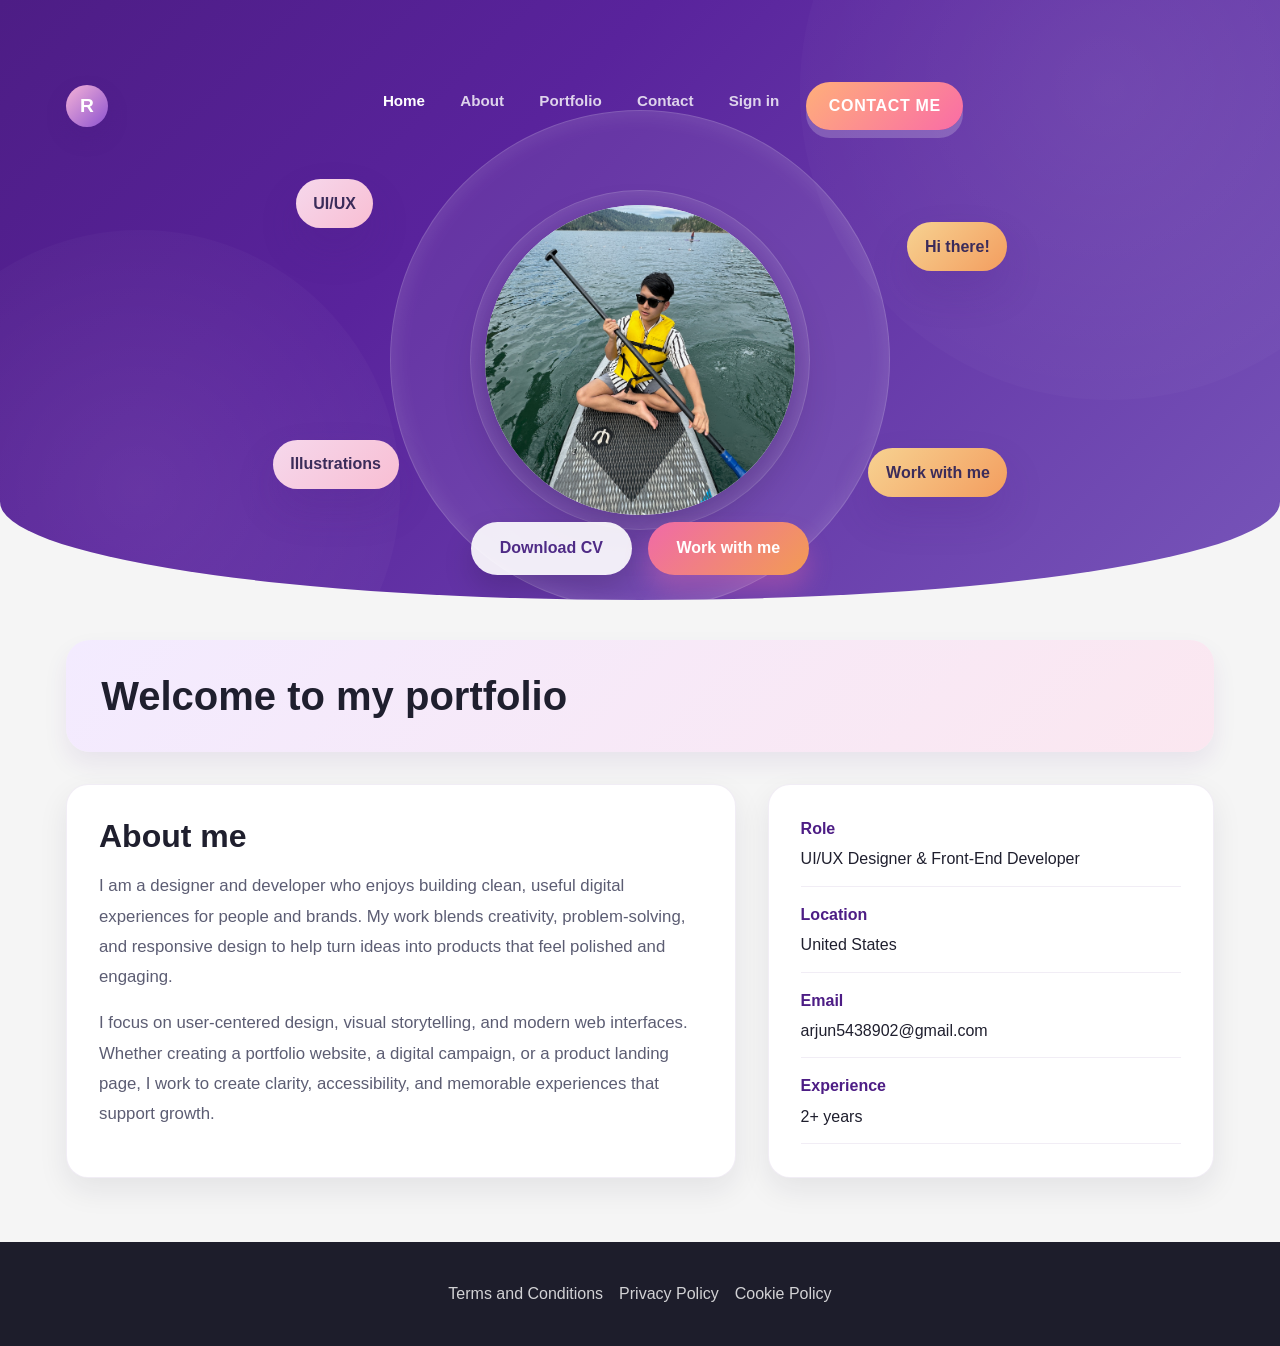
<file: index.html>
<!DOCTYPE html>
<html lang="en">
  <head>
    <meta charset="UTF-8" />
    <meta name="viewport" content="width=device-width, initial-scale=1.0" />
    <title>Portfolio | Home</title>
    <link href="https://cdn.jsdelivr.net/npm/bootstrap@5.3.3/dist/css/bootstrap.min.css" rel="stylesheet" />
    <link rel="stylesheet" href="assets/css/style.css" />
  </head>
  <body>
    <section class="hero-shell">
      <div class="container hero-stage">
        <nav class="navbar navbar-expand-lg px-0">
          <a class="navbar-brand d-flex align-items-center gap-2 text-white fw-bold" href="index.html">
            <span class="brand-mark">R</span>
          </a>
          <button class="navbar-toggler border-0" type="button" data-bs-toggle="collapse" data-bs-target="#siteNav">
            <span class="navbar-toggler-icon"></span>
          </button>
          <div class="collapse navbar-collapse justify-content-center" id="siteNav">
            <ul class="navbar-nav main-nav">
              <li class="nav-item"><a class="nav-link active" href="index.html">Home</a></li>
              <li class="nav-item"><a class="nav-link" href="about.html">About</a></li>
              <li class="nav-item"><a class="nav-link" href="portfolio.html">Portfolio</a></li>
              <li class="nav-item"><a class="nav-link" href="contact.html">Contact</a></li>
              <li class="nav-item"><a class="nav-link" href="#">Sign in</a></li>
              <li class="nav-item"><a class="btn btn-cta" href="#">Contact me</a></li>
            </ul>
          </div>
        </nav>

        <div class="hero-orbit">
          <div class="hero-ring"></div>
          <div class="hero-ring small"></div>

          <div class="hero-chip pink one">UI/UX</div>
          <div class="hero-chip orange two">Hi there!</div>
          <div class="hero-chip pink three">Illustrations</div>
          <div class="hero-chip orange four">Work with me</div>

          <div class="profile-card">
            <img src="IMG_0388.JPG" alt="My profile portrait" />
          </div>

          <div class="hero-actions">
            <button class="action-btn secondary">Download CV</button>
            <button class="action-btn">Work with me</button>
          </div>
        </div>
      </div>
    </section>

    <main class="section-wrap">
      <section class="page-header">
        <h1>Welcome to my portfolio</h1>
      </section>

      <section class="about-grid">
        <div class="card-panel about-text">
          <h2>About me</h2>
          <p class="lead-text">
            I am a designer and developer who enjoys building clean, useful digital experiences for people and brands. My work blends creativity, problem-solving, and responsive design to help turn ideas into products that feel polished and engaging.
          </p>
          <p class="lead-text">
            I focus on user-centered design, visual storytelling, and modern web interfaces. Whether creating a portfolio website, a digital campaign, or a product landing page, I work to create clarity, accessibility, and memorable experiences that support growth.
          </p>
        </div>

        <div class="card-panel info-card">
          <ul class="info-list">
            <li><strong>Role</strong><span>UI/UX Designer & Front-End Developer</span></li>
            <li><strong>Location</strong><span>United States</span></li>
            <li><strong>Email</strong><span>arjun5438902@gmail.com</span></li>
            <li><strong>Experience</strong><span>2+ years</span></li>
          </ul>
        </div>
      </section>
    </main>

    <footer>
      <div class="footer-inner text-center">
        <div class="footer-links">
          <a href="terms.html">Terms and Conditions</a>
          <a href="privacy.html">Privacy Policy</a>
          <a href="cookie.html">Cookie Policy</a>
        </div>
      </div>
    </footer>

    <script src="https://cdn.jsdelivr.net/npm/bootstrap@5.3.3/dist/js/bootstrap.bundle.min.js"></script>
  </body>
</html>
</file>
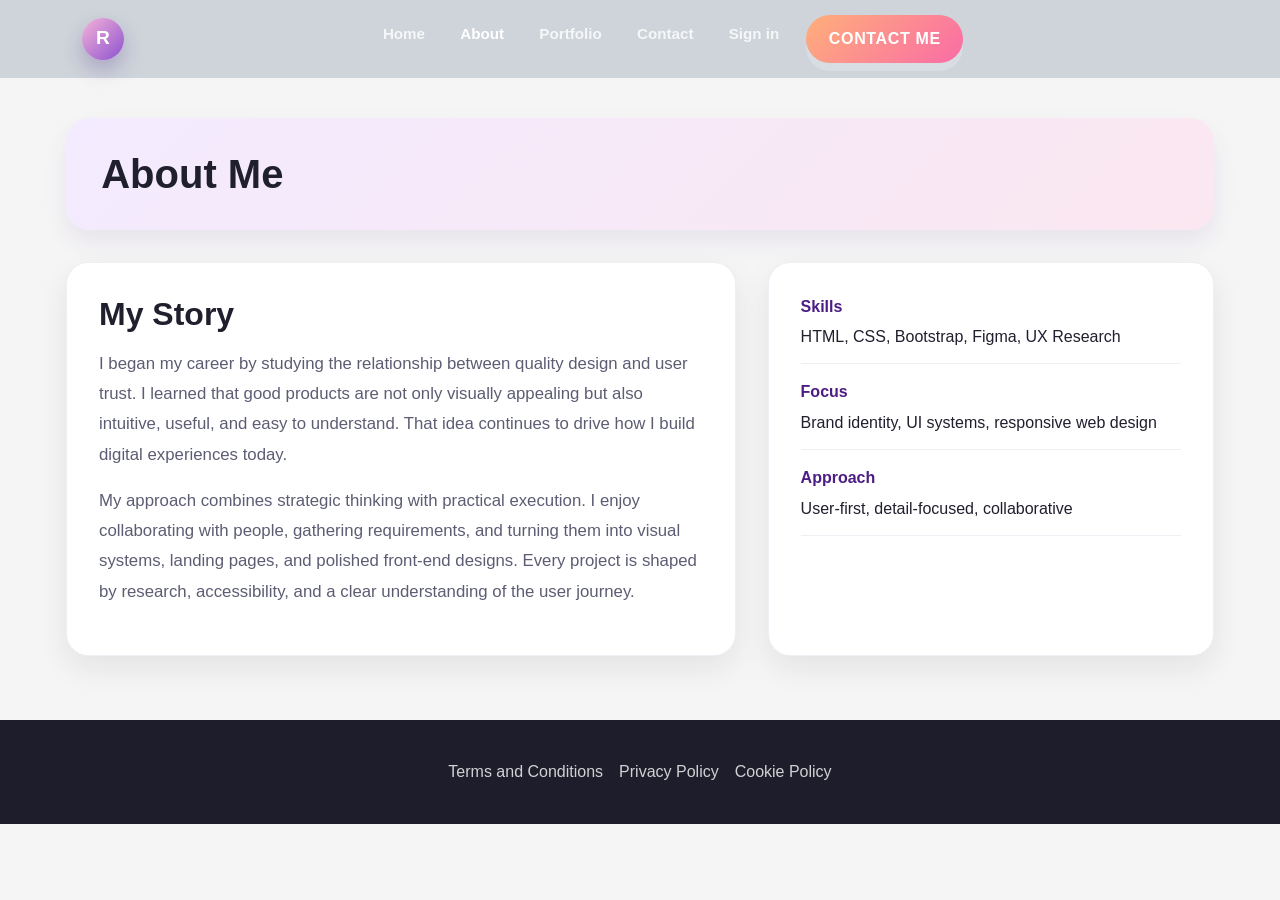
<file: about.html>
<!DOCTYPE html>
<html lang="en">
  <head>
    <meta charset="UTF-8" />
    <meta name="viewport" content="width=device-width, initial-scale=1.0" />
    <title>Portfolio | About</title>
    <link href="https://cdn.jsdelivr.net/npm/bootstrap@5.3.3/dist/css/bootstrap.min.css" rel="stylesheet" />
    <link rel="stylesheet" href="assets/css/style.css" />
  </head>
  <body>
    <nav class="navbar navbar-expand-lg bg-dark-subtle">
      <div class="container">
        <a class="navbar-brand d-flex align-items-center gap-2 fw-bold" href="index.html">
          <span class="brand-mark">R</span>
        </a>
        <button class="navbar-toggler" type="button" data-bs-toggle="collapse" data-bs-target="#siteNavAbout">
          <span class="navbar-toggler-icon"></span>
        </button>
        <div class="collapse navbar-collapse justify-content-center" id="siteNavAbout">
          <ul class="navbar-nav main-nav">
            <li class="nav-item"><a class="nav-link" href="index.html">Home</a></li>
            <li class="nav-item"><a class="nav-link active" href="about.html">About</a></li>
            <li class="nav-item"><a class="nav-link" href="portfolio.html">Portfolio</a></li>
            <li class="nav-item"><a class="nav-link" href="contact.html">Contact</a></li>
            <li class="nav-item"><a class="nav-link" href="#">Sign in</a></li>
            <li class="nav-item"><a class="btn btn-cta" href="#">Contact me</a></li>
          </ul>
        </div>
      </div>
    </nav>

    <main class="section-wrap">
      <section class="page-header">
        <h1>About Me</h1>
      </section>

      <section class="about-grid">
        <article class="card-panel about-text">
          <h2>My Story</h2>
          <p class="lead-text">
            I began my career by studying the relationship between quality design and user trust. I learned that good products are not only visually appealing but also intuitive, useful, and easy to understand. That idea continues to drive how I build digital experiences today.
          </p>
          <p class="lead-text">
            My approach combines strategic thinking with practical execution. I enjoy collaborating with people, gathering requirements, and turning them into visual systems, landing pages, and polished front-end designs. Every project is shaped by research, accessibility, and a clear understanding of the user journey.
          </p>
        </article>

        <aside class="card-panel info-card">
          <ul class="info-list">
            <li><strong>Skills</strong><span>HTML, CSS, Bootstrap, Figma, UX Research</span></li>
            <li><strong>Focus</strong><span>Brand identity, UI systems, responsive web design</span></li>
            <li><strong>Approach</strong><span>User-first, detail-focused, collaborative</span></li>
          </ul>
        </aside>
      </section>
    </main>

    <footer>
      <div class="footer-inner text-center">
        <div class="footer-links">
          <a href="terms.html">Terms and Conditions</a>
          <a href="privacy.html">Privacy Policy</a>
          <a href="cookie.html">Cookie Policy</a>
        </div>
      </div>
    </footer>

    <script src="https://cdn.jsdelivr.net/npm/bootstrap@5.3.3/dist/js/bootstrap.bundle.min.js"></script>
  </body>
</html>
</file>
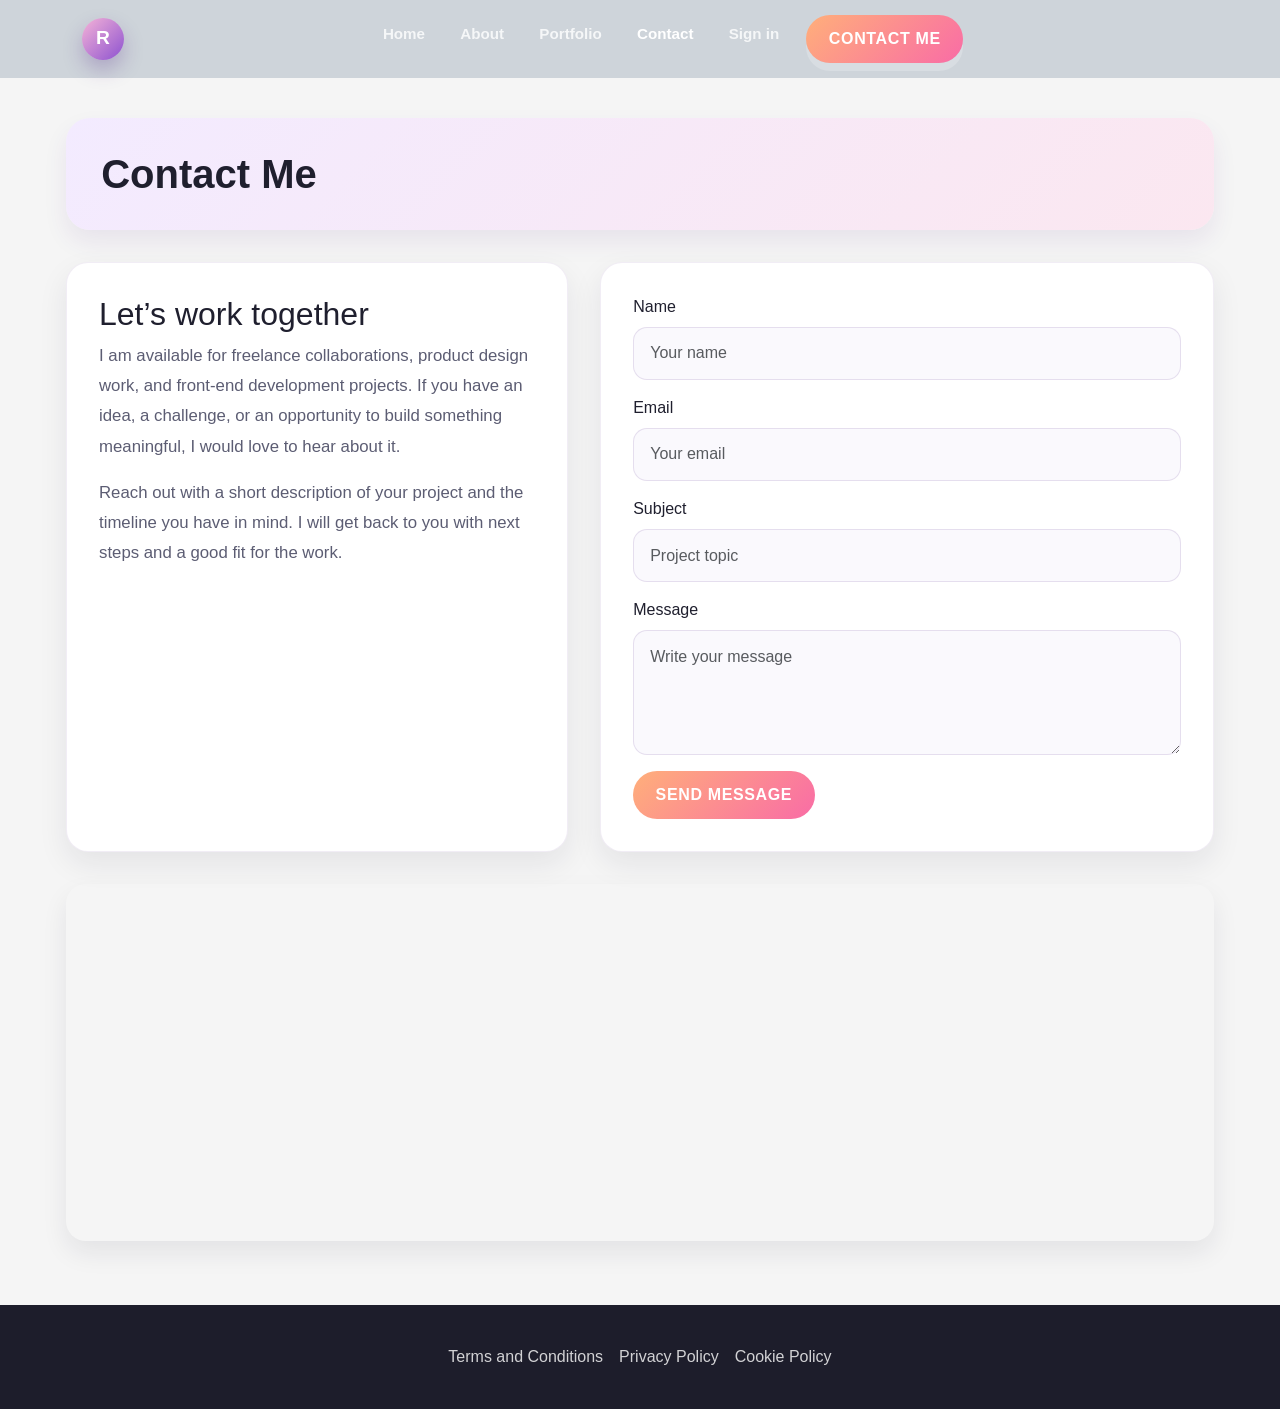
<file: contact.html>
<!DOCTYPE html>
<html lang="en">
  <head>
    <meta charset="UTF-8" />
    <meta name="viewport" content="width=device-width, initial-scale=1.0" />
    <title>Portfolio | Contact</title>
    <link href="https://cdn.jsdelivr.net/npm/bootstrap@5.3.3/dist/css/bootstrap.min.css" rel="stylesheet" />
    <link rel="stylesheet" href="assets/css/style.css" />
  </head>
  <body>
    <nav class="navbar navbar-expand-lg bg-dark-subtle">
      <div class="container">
        <a class="navbar-brand d-flex align-items-center gap-2 fw-bold" href="index.html">
          <span class="brand-mark">R</span>
        </a>
        <button class="navbar-toggler" type="button" data-bs-toggle="collapse" data-bs-target="#siteNavContact">
          <span class="navbar-toggler-icon"></span>
        </button>
        <div class="collapse navbar-collapse justify-content-center" id="siteNavContact">
          <ul class="navbar-nav main-nav">
            <li class="nav-item"><a class="nav-link" href="index.html">Home</a></li>
            <li class="nav-item"><a class="nav-link" href="about.html">About</a></li>
            <li class="nav-item"><a class="nav-link" href="portfolio.html">Portfolio</a></li>
            <li class="nav-item"><a class="nav-link active" href="contact.html">Contact</a></li>
            <li class="nav-item"><a class="nav-link" href="#">Sign in</a></li>
            <li class="nav-item"><a class="btn btn-cta" href="#">Contact me</a></li>
          </ul>
        </div>
      </div>
    </nav>

    <main class="section-wrap">
      <section class="page-header">
        <h1>Contact Me</h1>
      </section>

      <section class="contact-grid">
        <div class="card-panel contact-info">
          <h2>Let’s work together</h2>
          <p class="lead-text">
            I am available for freelance collaborations, product design work, and front-end development projects. If you have an idea, a challenge, or an opportunity to build something meaningful, I would love to hear about it.
          </p>
          <p class="lead-text">
            Reach out with a short description of your project and the timeline you have in mind. I will get back to you with next steps and a good fit for the work.
          </p>
        </div>

        <div class="card-panel contact-form">
          <form>
            <div class="mb-3">
              <label class="form-label">Name</label>
              <input type="text" class="form-control" placeholder="Your name" />
            </div>
            <div class="mb-3">
              <label class="form-label">Email</label>
              <input type="email" class="form-control" placeholder="Your email" />
            </div>
            <div class="mb-3">
              <label class="form-label">Subject</label>
              <input type="text" class="form-control" placeholder="Project topic" />
            </div>
            <div class="mb-3">
              <label class="form-label">Message</label>
              <textarea class="form-control" rows="4" placeholder="Write your message"></textarea>
            </div>
            <button type="submit" class="btn btn-cta">Send Message</button>
          </form>
        </div>
      </section>

      <section class="map-frame">
        <iframe
          src="https://www.google.com/maps?q=Moscow%2C%20Idaho&z=12&output=embed"
          width="100%"
          height="350"
          style="border:0;"
          allowfullscreen=""
          loading="lazy"
          referrerpolicy="no-referrer-when-downgrade"
        ></iframe>
      </section>
    </main>

    <footer>
      <div class="footer-inner text-center">
        <div class="footer-links">
          <a href="terms.html">Terms and Conditions</a>
          <a href="privacy.html">Privacy Policy</a>
          <a href="cookie.html">Cookie Policy</a>
        </div>
      </div>
    </footer>

    <script src="https://cdn.jsdelivr.net/npm/bootstrap@5.3.3/dist/js/bootstrap.bundle.min.js"></script>
  </body>
</html>
</file>
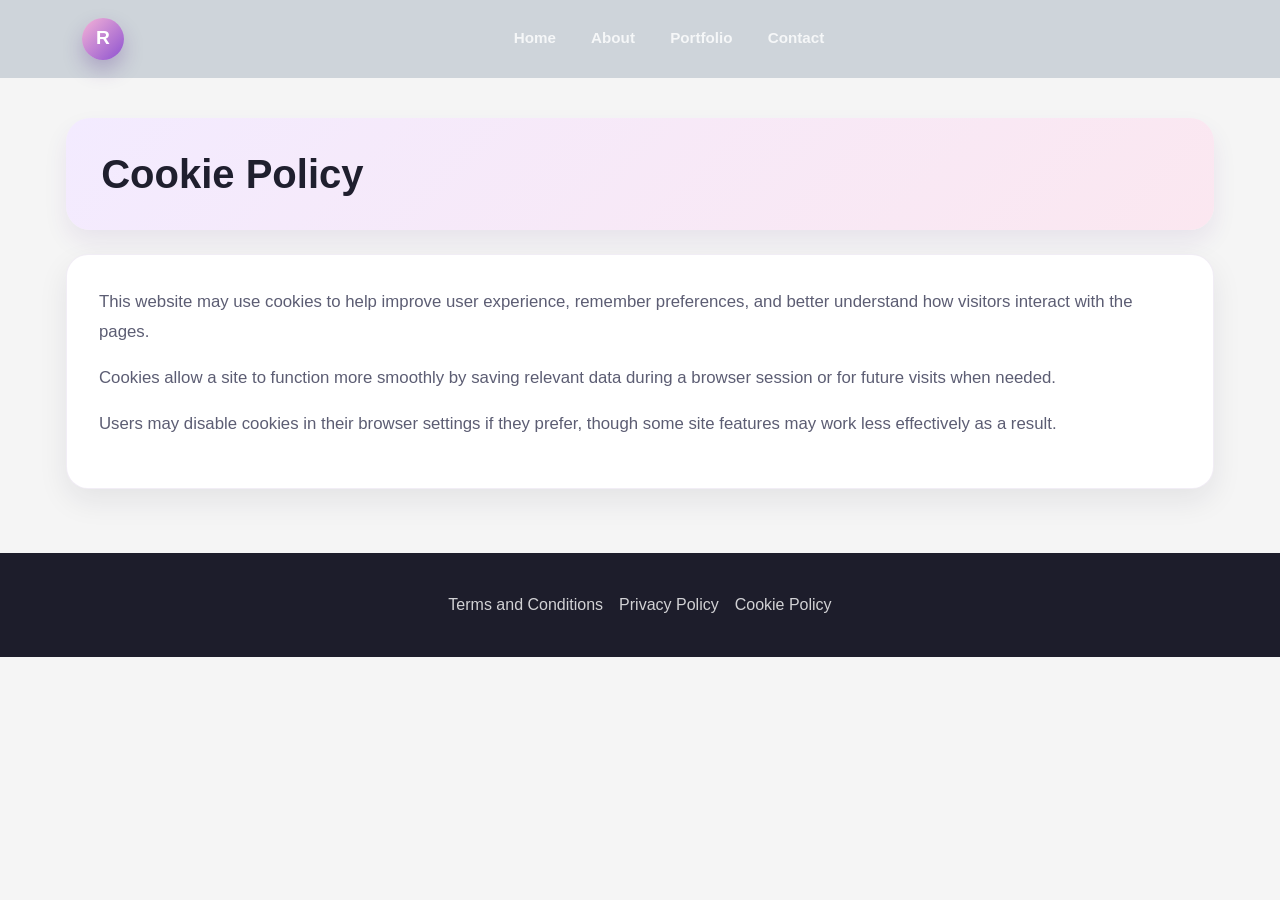
<file: cookie.html>
<!DOCTYPE html>
<html lang="en">
  <head>
    <meta charset="UTF-8" />
    <meta name="viewport" content="width=device-width, initial-scale=1.0" />
    <title>Portfolio | Cookie Policy</title>
    <link href="https://cdn.jsdelivr.net/npm/bootstrap@5.3.3/dist/css/bootstrap.min.css" rel="stylesheet" />
    <link rel="stylesheet" href="assets/css/style.css" />
  </head>
  <body>
    <nav class="navbar navbar-expand-lg bg-dark-subtle">
      <div class="container">
        <a class="navbar-brand d-flex align-items-center gap-2 fw-bold" href="index.html">
          <span class="brand-mark">R</span>
        </a>
        <div class="collapse navbar-collapse justify-content-center">
          <ul class="navbar-nav main-nav">
            <li class="nav-item"><a class="nav-link" href="index.html">Home</a></li>
            <li class="nav-item"><a class="nav-link" href="about.html">About</a></li>
            <li class="nav-item"><a class="nav-link" href="portfolio.html">Portfolio</a></li>
            <li class="nav-item"><a class="nav-link" href="contact.html">Contact</a></li>
          </ul>
        </div>
      </div>
    </nav>

    <main class="section-wrap">
      <section class="page-header">
        <h1>Cookie Policy</h1>
      </section>
      <section class="card-panel about-text mt-4">
        <p class="lead-text">This website may use cookies to help improve user experience, remember preferences, and better understand how visitors interact with the pages.</p>
        <p class="lead-text">Cookies allow a site to function more smoothly by saving relevant data during a browser session or for future visits when needed.</p>
        <p class="lead-text">Users may disable cookies in their browser settings if they prefer, though some site features may work less effectively as a result.</p>
      </section>
    </main>

    <footer>
      <div class="footer-inner text-center">
        <div class="footer-links">
          <a href="terms.html">Terms and Conditions</a>
          <a href="privacy.html">Privacy Policy</a>
          <a href="cookie.html">Cookie Policy</a>
        </div>
      </div>
    </footer>
  </body>
</html>
</file>
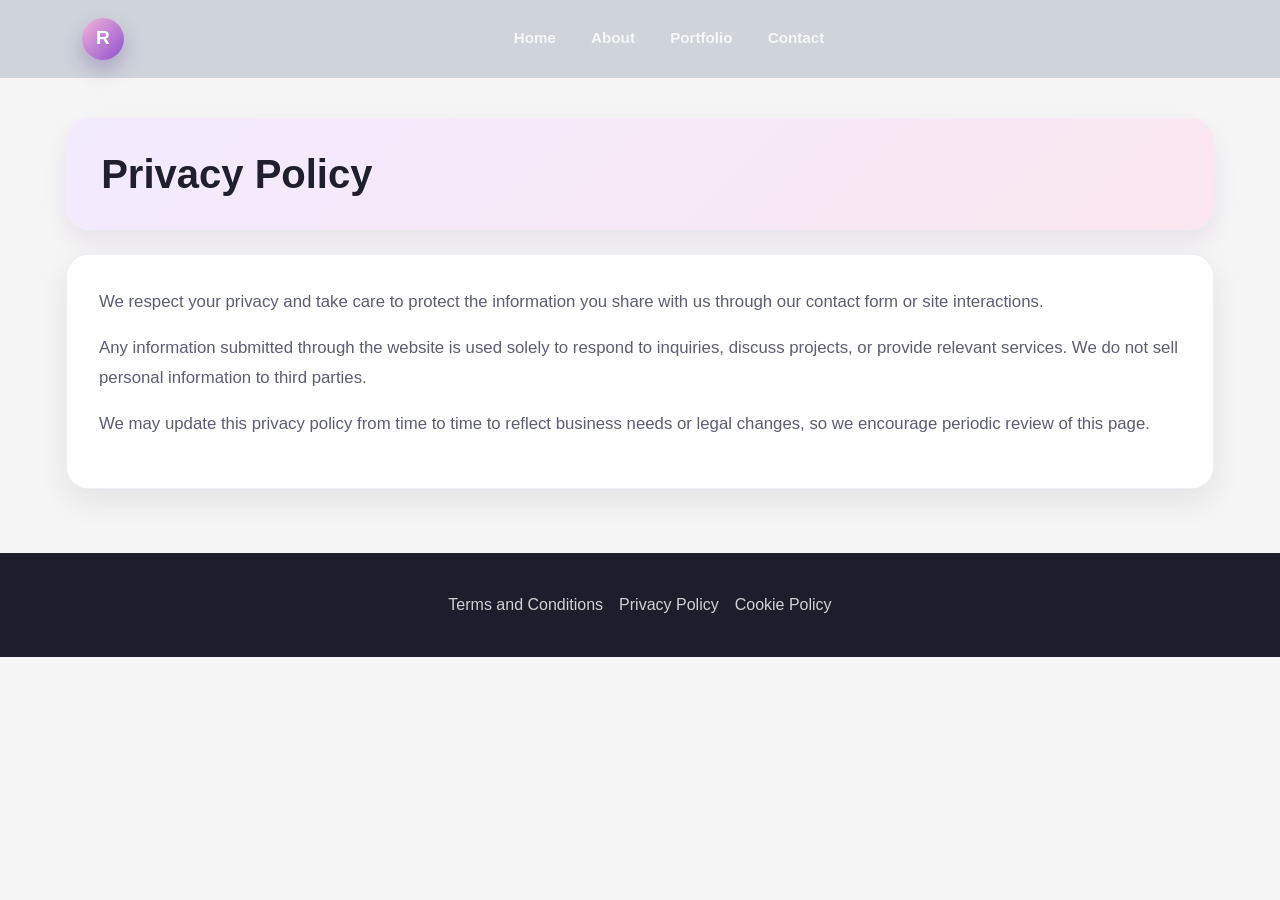
<file: privacy.html>
<!DOCTYPE html>
<html lang="en">
  <head>
    <meta charset="UTF-8" />
    <meta name="viewport" content="width=device-width, initial-scale=1.0" />
    <title>Portfolio | Privacy Policy</title>
    <link href="https://cdn.jsdelivr.net/npm/bootstrap@5.3.3/dist/css/bootstrap.min.css" rel="stylesheet" />
    <link rel="stylesheet" href="assets/css/style.css" />
  </head>
  <body>
    <nav class="navbar navbar-expand-lg bg-dark-subtle">
      <div class="container">
        <a class="navbar-brand d-flex align-items-center gap-2 fw-bold" href="index.html">
          <span class="brand-mark">R</span>
        </a>
        <div class="collapse navbar-collapse justify-content-center">
          <ul class="navbar-nav main-nav">
            <li class="nav-item"><a class="nav-link" href="index.html">Home</a></li>
            <li class="nav-item"><a class="nav-link" href="about.html">About</a></li>
            <li class="nav-item"><a class="nav-link" href="portfolio.html">Portfolio</a></li>
            <li class="nav-item"><a class="nav-link" href="contact.html">Contact</a></li>
          </ul>
        </div>
      </div>
    </nav>

    <main class="section-wrap">
      <section class="page-header">
        <h1>Privacy Policy</h1>
      </section>
      <section class="card-panel about-text mt-4">
        <p class="lead-text">We respect your privacy and take care to protect the information you share with us through our contact form or site interactions.</p>
        <p class="lead-text">Any information submitted through the website is used solely to respond to inquiries, discuss projects, or provide relevant services. We do not sell personal information to third parties.</p>
        <p class="lead-text">We may update this privacy policy from time to time to reflect business needs or legal changes, so we encourage periodic review of this page.</p>
      </section>
    </main>

    <footer>
      <div class="footer-inner text-center">
        <div class="footer-links">
          <a href="terms.html">Terms and Conditions</a>
          <a href="privacy.html">Privacy Policy</a>
          <a href="cookie.html">Cookie Policy</a>
        </div>
      </div>
    </footer>
  </body>
</html>
</file>
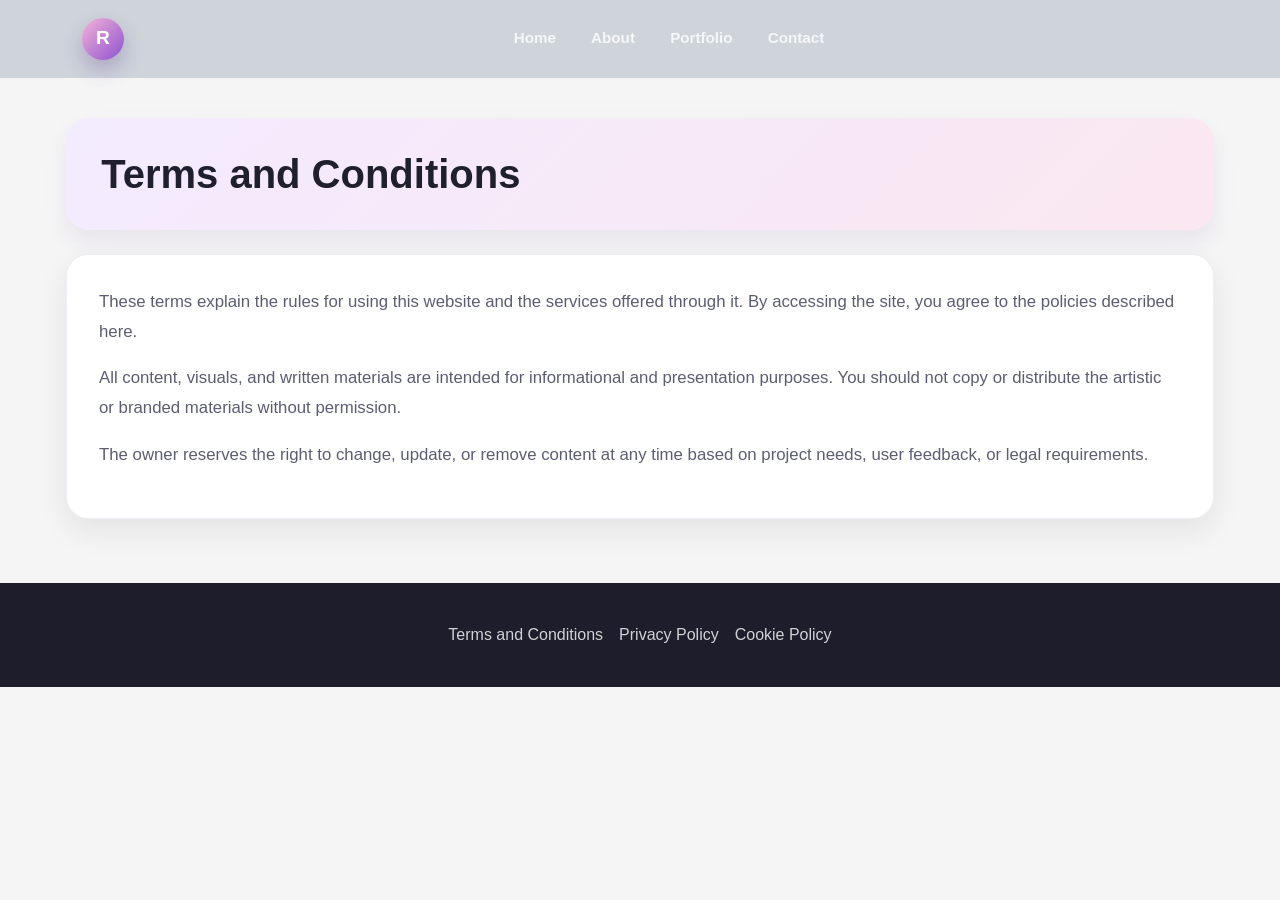
<file: terms.html>
<!DOCTYPE html>
<html lang="en">
  <head>
    <meta charset="UTF-8" />
    <meta name="viewport" content="width=device-width, initial-scale=1.0" />
    <title>Portfolio | Terms and Conditions</title>
    <link href="https://cdn.jsdelivr.net/npm/bootstrap@5.3.3/dist/css/bootstrap.min.css" rel="stylesheet" />
    <link rel="stylesheet" href="assets/css/style.css" />
  </head>
  <body>
    <nav class="navbar navbar-expand-lg bg-dark-subtle">
      <div class="container">
        <a class="navbar-brand d-flex align-items-center gap-2 fw-bold" href="index.html">
          <span class="brand-mark">R</span>
        </a>
        <div class="collapse navbar-collapse justify-content-center">
          <ul class="navbar-nav main-nav">
            <li class="nav-item"><a class="nav-link" href="index.html">Home</a></li>
            <li class="nav-item"><a class="nav-link" href="about.html">About</a></li>
            <li class="nav-item"><a class="nav-link" href="portfolio.html">Portfolio</a></li>
            <li class="nav-item"><a class="nav-link" href="contact.html">Contact</a></li>
          </ul>
        </div>
      </div>
    </nav>

    <main class="section-wrap">
      <section class="page-header">
        <h1>Terms and Conditions</h1>
      </section>
      <section class="card-panel about-text mt-4">
        <p class="lead-text">These terms explain the rules for using this website and the services offered through it. By accessing the site, you agree to the policies described here.</p>
        <p class="lead-text">All content, visuals, and written materials are intended for informational and presentation purposes. You should not copy or distribute the artistic or branded materials without permission.</p>
        <p class="lead-text">The owner reserves the right to change, update, or remove content at any time based on project needs, user feedback, or legal requirements.</p>
      </section>
    </main>

    <footer>
      <div class="footer-inner text-center">
        <div class="footer-links">
          <a href="terms.html">Terms and Conditions</a>
          <a href="privacy.html">Privacy Policy</a>
          <a href="cookie.html">Cookie Policy</a>
        </div>
      </div>
    </footer>
  </body>
</html>
</file>
<file: assets/css/style.css>
:root {
  --primary: #4d1d85;
  --primary-2: #6d34a1;
  --pink: #f86ead;
  --orange: #f4b457;
  --soft: #f7f3fb;
  --text: #1f1f2e;
  --muted: #5c5d73;
  --white: #ffffff;
  --shadow: 0 20px 40px rgba(77, 29, 133, 0.16);
}

* {
  box-sizing: border-box;
}

body {
  font-family: 'Segoe UI', Tahoma, Geneva, Verdana, sans-serif;
  background: #f5f5f5;
  color: var(--text);
}

img {
  max-width: 100%;
  display: block;
}

.navbar {
  padding: 0.8rem 1.2rem;
}

.brand-mark {
  display: inline-flex;
  align-items: center;
  justify-content: center;
  width: 42px;
  height: 42px;
  border-radius: 50%;
  background: linear-gradient(135deg, #f5b3d7, #8d52d0);
  color: var(--white);
  font-weight: 700;
  font-size: 1.2rem;
  box-shadow: 0 10px 20px rgba(77, 29, 133, 0.25);
}

.main-nav {
  gap: 1.2rem;
}

.main-nav .nav-link {
  color: rgba(255, 255, 255, 0.8);
  font-size: 0.95rem;
  font-weight: 600;
  transition: 0.2s ease;
}

.main-nav .nav-link:hover,
.main-nav .nav-link.active {
  color: #fff;
}

.btn-cta {
  border: none;
  background: linear-gradient(135deg, #ffaf7a, #f96ca6);
  color: white;
  border-radius: 999px;
  padding: 0.75rem 1.4rem;
  font-weight: 700;
  text-transform: uppercase;
  letter-spacing: 0.04em;
  box-shadow: 0 8px 0 rgba(255, 255, 255, 0.2);
}

.hero-shell {
  position: relative;
  min-height: 600px;
  background: linear-gradient(135deg, #4d1d85 0%, #59239c 35%, #7755b9 100%);
  border-radius: 0 0 55% 55% / 0 0 18% 18%;
  overflow: hidden;
  padding: 1.2rem 0 0;
}

.hero-shell::before,
.hero-shell::after {
  content: "";
  position: absolute;
  border-radius: 50%;
  opacity: 0.7;
}

.hero-shell::before {
  width: 520px;
  height: 520px;
  background: radial-gradient(circle, rgba(255,255,255,0.12), rgba(255,255,255,0));
  bottom: -150px;
  left: -120px;
}

.hero-shell::after {
  width: 620px;
  height: 620px;
  background: radial-gradient(circle, rgba(255,255,255,0.10), rgba(255,255,255,0));
  top: -220px;
  right: -140px;
}

.hero-stage {
  position: relative;
  max-width: 1180px;
  margin: 0 auto;
  padding: 3rem 1rem 0;
  z-index: 2;
}

.hero-orbit {
  position: relative;
  width: 100%;
  height: 430px;
  margin: 0 auto;
  display: flex;
  align-items: center;
  justify-content: center;
}

.hero-ring {
  position: absolute;
  width: 500px;
  height: 500px;
  border-radius: 50%;
  background: rgba(255, 255, 255, 0.08);
  border: 1px solid rgba(255, 255, 255, 0.18);
  box-shadow: inset 0 0 25px rgba(255,255,255,0.12);
}

.hero-ring.small {
  width: 340px;
  height: 340px;
  background: rgba(255, 255, 255, 0.05);
}

.profile-card {
  position: relative;
  width: 310px;
  height: 310px;
  border-radius: 50%;
  background: linear-gradient(135deg, #f3f3f8, #fbfbff);
  box-shadow: 0 20px 40px rgba(32, 12, 54, 0.25);
  display: flex;
  align-items: center;
  justify-content: center;
  overflow: hidden;
}

.profile-card img {
  width: 100%;
  height: 100%;
  object-fit: cover;
}

.hero-chip {
  position: absolute;
  display: inline-flex;
  align-items: center;
  justify-content: center;
  padding: 0.78rem 1.1rem;
  border-radius: 999px;
  background: rgba(255, 255, 255, 0.9);
  color: #3b2c5a;
  font-weight: 700;
  box-shadow: var(--shadow);
  white-space: nowrap;
}

.hero-chip.pink {
  background: linear-gradient(135deg, #f6d8ec, #f8bed3);
}

.hero-chip.orange {
  background: linear-gradient(135deg, #f7d291, #f39d5f);
}

.hero-chip.one { top: 8%; left: 20%; }
.hero-chip.two { top: 18%; right: 18%; }
.hero-chip.three { bottom: 20%; left: 18%; }
.hero-chip.four { bottom: 18%; right: 18%; }

.hero-actions {
  position: absolute;
  left: 50%;
  bottom: 0;
  transform: translateX(-50%);
  display: flex;
  gap: 1rem;
  align-items: center;
}

.action-btn {
  display: inline-flex;
  align-items: center;
  justify-content: center;
  padding: 0.9rem 1.8rem;
  border-radius: 999px;
  border: none;
  font-weight: 700;
  color: var(--white);
  background: linear-gradient(135deg, #f06aa8, #f29c53);
  box-shadow: 0 16px 25px rgba(240, 106, 168, 0.3);
}

.action-btn.secondary {
  background: rgba(255, 255, 255, 0.9);
  color: #4f2b86;
  box-shadow: 0 14px 30px rgba(0,0,0,0.15);
}

.section-wrap {
  max-width: 1180px;
  margin: 2.5rem auto;
  padding: 0 1rem;
}

.page-header {
  background: linear-gradient(135deg, #f3ebff, #fbe7f0);
  border-radius: 24px;
  padding: 2rem 2.2rem;
  box-shadow: 0 12px 24px rgba(77, 29, 133, 0.08);
}

.page-header h1 {
  margin: 0;
  font-weight: 800;
}

.card-panel {
  background: var(--white);
  border: 1px solid rgba(77, 29, 133, 0.08);
  border-radius: 22px;
  box-shadow: 0 12px 30px rgba(31, 31, 46, 0.08);
}

.about-grid {
  display: grid;
  grid-template-columns: 1.2fr 0.8fr;
  gap: 2rem;
  margin-top: 2rem;
}

.about-text {
  padding: 2rem;
}

.about-text h2,
.contact-card h2,
.portfolio-card h2 {
  font-weight: 800;
  margin-bottom: 1rem;
}

.lead-text {
  font-size: 1.05rem;
  line-height: 1.8;
  color: var(--muted);
}

.info-card {
  padding: 2rem;
}

.info-list {
  list-style: none;
  margin: 0;
  padding: 0;
  display: grid;
  gap: 1rem;
}

.info-list li {
  display: flex;
  flex-direction: column;
  gap: 0.4rem;
  border-bottom: 1px solid rgba(77, 29, 133, 0.08);
  padding-bottom: 0.9rem;
}

.info-list strong {
  color: var(--primary);
}

.portfolio-grid {
  display: grid;
  grid-template-columns: repeat(3, minmax(0, 1fr));
  gap: 1.5rem;
  margin-top: 2rem;
}

.project-card {
  overflow: hidden;
  border-radius: 20px;
  background: var(--white);
  box-shadow: 0 15px 30px rgba(31, 31, 46, 0.08);
}

.project-card img {
  height: 220px;
  width: 100%;
  object-fit: cover;
}

.project-body {
  padding: 1.3rem 1.2rem 1.5rem;
}

.badge-soft {
  display: inline-block;
  background: rgba(77, 29, 133, 0.08);
  color: var(--primary);
  padding: 0.45rem 0.75rem;
  border-radius: 999px;
  font-size: 0.72rem;
  font-weight: 700;
  letter-spacing: 0.04em;
  text-transform: uppercase;
  margin-bottom: 0.7rem;
}

.contact-grid {
  display: grid;
  grid-template-columns: 0.9fr 1.1fr;
  gap: 2rem;
  margin-top: 2rem;
}

.contact-info,
.contact-form {
  padding: 2rem;
}

.form-control,
.form-select,
textarea.form-control {
  border-radius: 14px;
  border: 1px solid rgba(77, 29, 133, 0.12);
  padding: 0.85rem 1rem;
  background: #faf9fd;
}

.form-control:focus,
.form-select:focus,
textarea.form-control:focus {
  border-color: rgba(109, 52, 161, 0.6);
  box-shadow: 0 0 0 0.2rem rgba(109, 52, 161, 0.15);
}

.map-frame {
  margin-top: 2rem;
  border-radius: 20px;
  overflow: hidden;
  box-shadow: 0 12px 26px rgba(31, 31, 46, 0.08);
}

footer {
  margin-top: 4rem;
  background: #1d1d2b;
  color: rgba(255,255,255,0.8);
}

.footer-inner {
  max-width: 1180px;
  margin: 0 auto;
  padding: 2.5rem 1rem;
}

.footer-links {
  display: flex;
  gap: 1rem;
  flex-wrap: wrap;
  justify-content: center;
}

.footer-links a {
  color: rgba(255,255,255,0.8);
  text-decoration: none;
}

.footer-links a:hover {
  color: #fff;
}

@media (max-width: 991px) {
  .portfolio-grid,
  .about-grid,
  .contact-grid {
    grid-template-columns: 1fr;
  }

  .main-nav {
    padding-top: 1rem;
  }

  .hero-shell {
    border-radius: 0 0 30px 30px;
  }

  .hero-ring {
    width: 420px;
    height: 420px;
  }

  .hero-ring.small {
    width: 300px;
    height: 300px;
  }
}

@media (max-width: 575px) {
  .hero-ring {
    width: 300px;
    height: 300px;
  }

  .hero-ring.small {
    width: 220px;
    height: 220px;
  }

  .profile-card {
    width: 220px;
    height: 220px;
  }

  .hero-chip {
    font-size: 0.72rem;
  }

  .hero-actions {
    position: static;
    transform: none;
    margin-top: 1rem;
    justify-content: center;
  }
}
</file>
